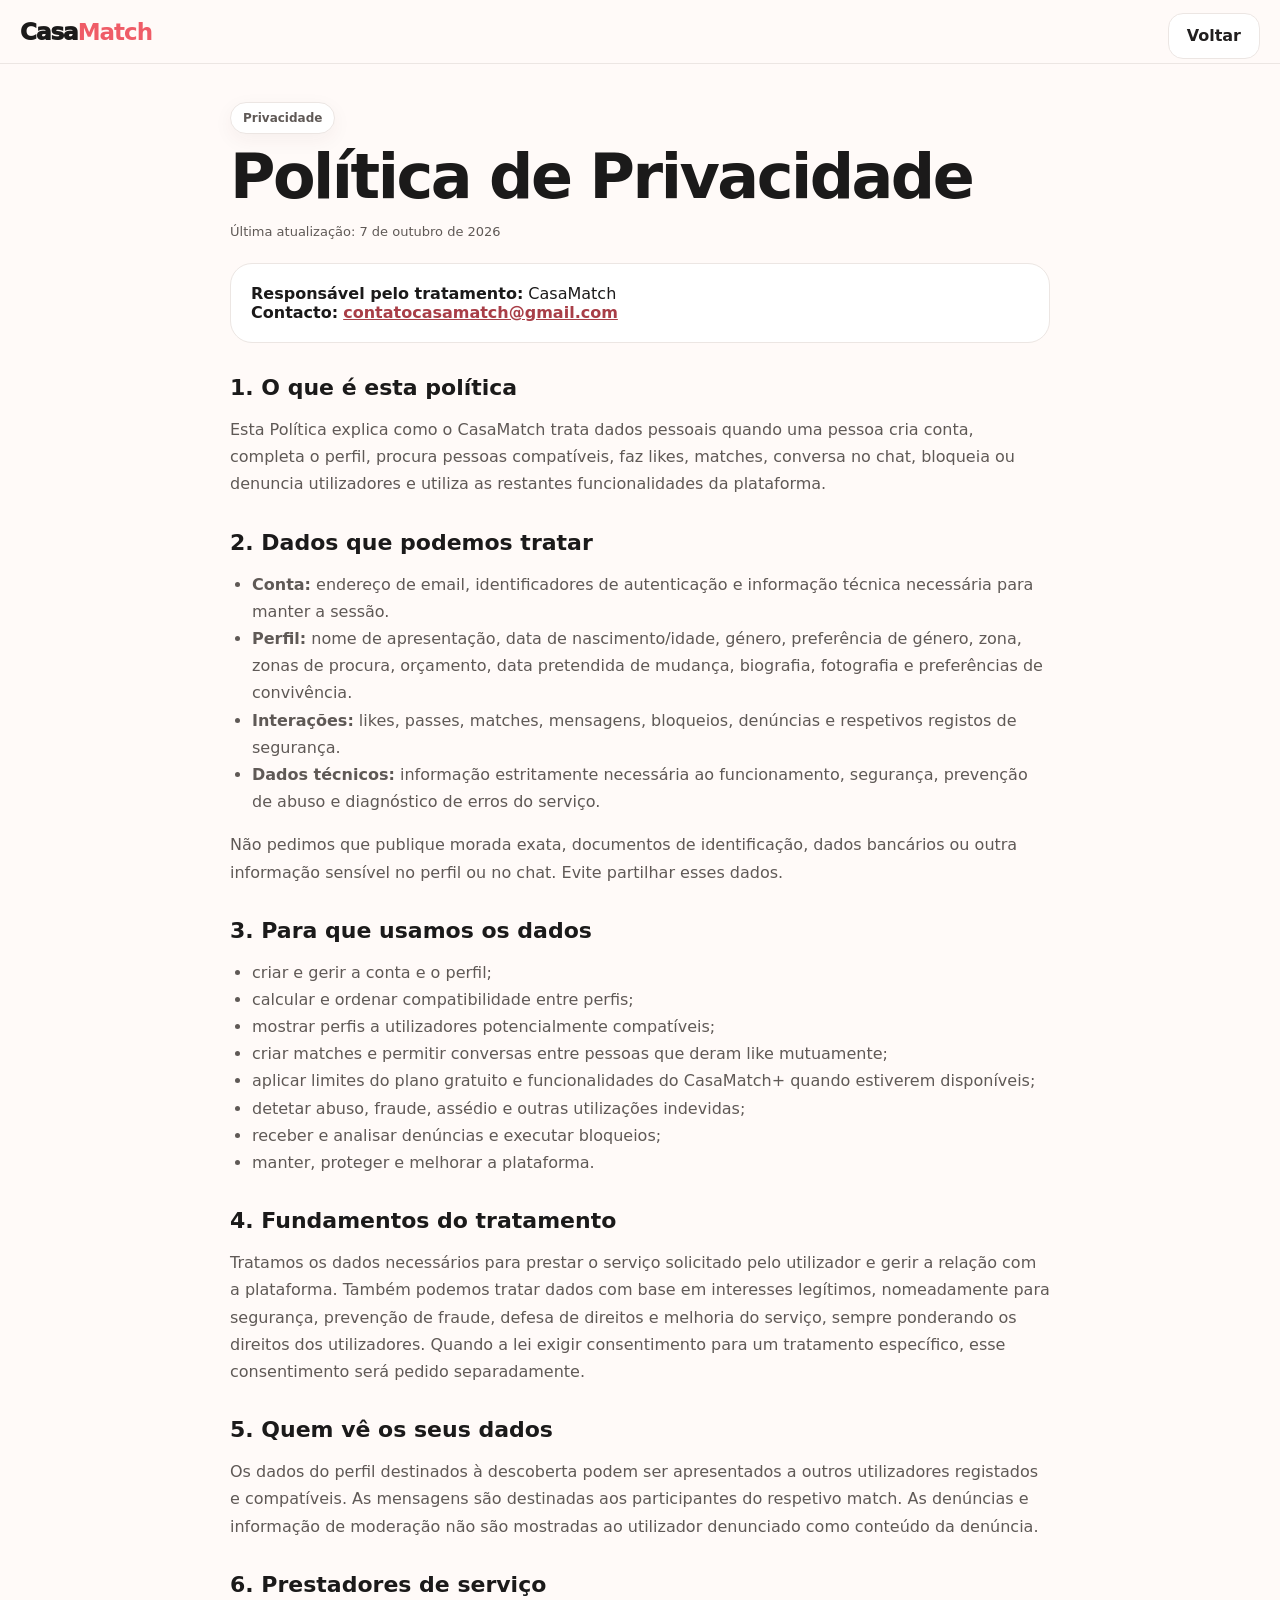
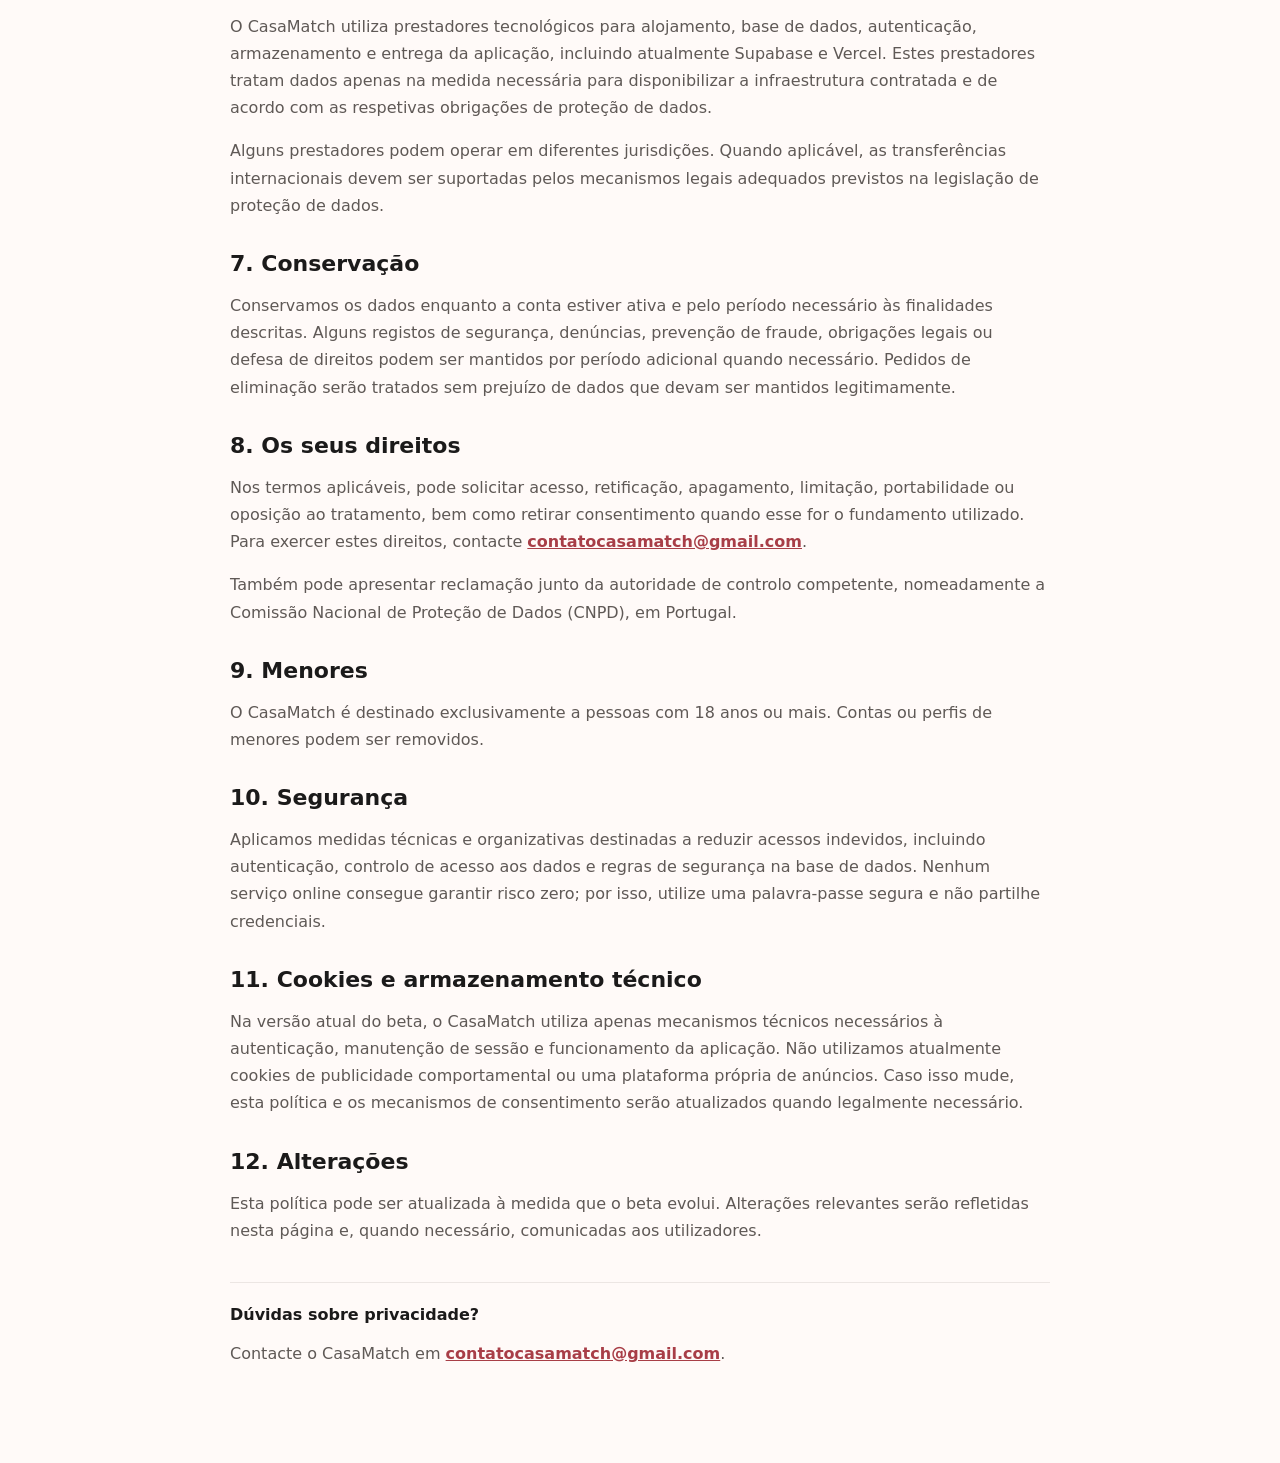
<file: privacy.html>
<!doctype html>
<html lang="pt">
<head>
<meta charset="utf-8">
<meta name="viewport" content="width=device-width,initial-scale=1,viewport-fit=cover">
<meta name="theme-color" content="#fffaf8">
<meta name="description" content="Política de Privacidade do CasaMatch.">
<title>Política de Privacidade — CasaMatch</title>
<link rel="stylesheet" href="./styles.css">
<style>
.legal-page{max-width:860px;margin:0 auto;padding:38px 20px 80px}.legal-page h1{font-size:clamp(38px,7vw,62px);letter-spacing:-2.5px;line-height:1;margin:12px 0}.legal-page h2{font-size:22px;margin:32px 0 9px}.legal-page p,.legal-page li{color:#5f5956;line-height:1.7}.legal-page ul{padding-left:22px}.legal-meta{color:#8a817d;font-size:13px}.legal-card{background:#fff;border:1px solid var(--line);border-radius:22px;padding:20px;margin:20px 0}.legal-page a{color:#a83e47;font-weight:800}.back{display:inline-flex;margin-top:8px;text-decoration:none}.legal-foot{border-top:1px solid var(--line);padding-top:22px;margin-top:38px}
</style>
</head>
<body>
<header class="top"><a class="logo" href="./" style="text-decoration:none">Casa<b>Match</b></a><a class="btn ghost back" href="./">Voltar</a></header>
<main class="legal-page">
<span class="pill">Privacidade</span>
<h1>Política de Privacidade</h1>
<p class="legal-meta">Última atualização: 7 de outubro de 2026</p>
<div class="legal-card"><b>Responsável pelo tratamento:</b> CasaMatch<br><b>Contacto:</b> <a href="mailto:contatocasamatch@gmail.com">contatocasamatch@gmail.com</a></div>

<h2>1. O que é esta política</h2>
<p>Esta Política explica como o CasaMatch trata dados pessoais quando uma pessoa cria conta, completa o perfil, procura pessoas compatíveis, faz likes, matches, conversa no chat, bloqueia ou denuncia utilizadores e utiliza as restantes funcionalidades da plataforma.</p>

<h2>2. Dados que podemos tratar</h2>
<ul>
<li><b>Conta:</b> endereço de email, identificadores de autenticação e informação técnica necessária para manter a sessão.</li>
<li><b>Perfil:</b> nome de apresentação, data de nascimento/idade, género, preferência de género, zona, zonas de procura, orçamento, data pretendida de mudança, biografia, fotografia e preferências de convivência.</li>
<li><b>Interações:</b> likes, passes, matches, mensagens, bloqueios, denúncias e respetivos registos de segurança.</li>
<li><b>Dados técnicos:</b> informação estritamente necessária ao funcionamento, segurança, prevenção de abuso e diagnóstico de erros do serviço.</li>
</ul>
<p>Não pedimos que publique morada exata, documentos de identificação, dados bancários ou outra informação sensível no perfil ou no chat. Evite partilhar esses dados.</p>

<h2>3. Para que usamos os dados</h2>
<ul>
<li>criar e gerir a conta e o perfil;</li>
<li>calcular e ordenar compatibilidade entre perfis;</li>
<li>mostrar perfis a utilizadores potencialmente compatíveis;</li>
<li>criar matches e permitir conversas entre pessoas que deram like mutuamente;</li>
<li>aplicar limites do plano gratuito e funcionalidades do CasaMatch+ quando estiverem disponíveis;</li>
<li>detetar abuso, fraude, assédio e outras utilizações indevidas;</li>
<li>receber e analisar denúncias e executar bloqueios;</li>
<li>manter, proteger e melhorar a plataforma.</li>
</ul>

<h2>4. Fundamentos do tratamento</h2>
<p>Tratamos os dados necessários para prestar o serviço solicitado pelo utilizador e gerir a relação com a plataforma. Também podemos tratar dados com base em interesses legítimos, nomeadamente para segurança, prevenção de fraude, defesa de direitos e melhoria do serviço, sempre ponderando os direitos dos utilizadores. Quando a lei exigir consentimento para um tratamento específico, esse consentimento será pedido separadamente.</p>

<h2>5. Quem vê os seus dados</h2>
<p>Os dados do perfil destinados à descoberta podem ser apresentados a outros utilizadores registados e compatíveis. As mensagens são destinadas aos participantes do respetivo match. As denúncias e informação de moderação não são mostradas ao utilizador denunciado como conteúdo da denúncia.</p>

<h2>6. Prestadores de serviço</h2>
<p>O CasaMatch utiliza prestadores tecnológicos para alojamento, base de dados, autenticação, armazenamento e entrega da aplicação, incluindo atualmente Supabase e Vercel. Estes prestadores tratam dados apenas na medida necessária para disponibilizar a infraestrutura contratada e de acordo com as respetivas obrigações de proteção de dados.</p>
<p>Alguns prestadores podem operar em diferentes jurisdições. Quando aplicável, as transferências internacionais devem ser suportadas pelos mecanismos legais adequados previstos na legislação de proteção de dados.</p>

<h2>7. Conservação</h2>
<p>Conservamos os dados enquanto a conta estiver ativa e pelo período necessário às finalidades descritas. Alguns registos de segurança, denúncias, prevenção de fraude, obrigações legais ou defesa de direitos podem ser mantidos por período adicional quando necessário. Pedidos de eliminação serão tratados sem prejuízo de dados que devam ser mantidos legitimamente.</p>

<h2>8. Os seus direitos</h2>
<p>Nos termos aplicáveis, pode solicitar acesso, retificação, apagamento, limitação, portabilidade ou oposição ao tratamento, bem como retirar consentimento quando esse for o fundamento utilizado. Para exercer estes direitos, contacte <a href="mailto:contatocasamatch@gmail.com">contatocasamatch@gmail.com</a>.</p>
<p>Também pode apresentar reclamação junto da autoridade de controlo competente, nomeadamente a Comissão Nacional de Proteção de Dados (CNPD), em Portugal.</p>

<h2>9. Menores</h2>
<p>O CasaMatch é destinado exclusivamente a pessoas com 18 anos ou mais. Contas ou perfis de menores podem ser removidos.</p>

<h2>10. Segurança</h2>
<p>Aplicamos medidas técnicas e organizativas destinadas a reduzir acessos indevidos, incluindo autenticação, controlo de acesso aos dados e regras de segurança na base de dados. Nenhum serviço online consegue garantir risco zero; por isso, utilize uma palavra-passe segura e não partilhe credenciais.</p>

<h2>11. Cookies e armazenamento técnico</h2>
<p>Na versão atual do beta, o CasaMatch utiliza apenas mecanismos técnicos necessários à autenticação, manutenção de sessão e funcionamento da aplicação. Não utilizamos atualmente cookies de publicidade comportamental ou uma plataforma própria de anúncios. Caso isso mude, esta política e os mecanismos de consentimento serão atualizados quando legalmente necessário.</p>

<h2>12. Alterações</h2>
<p>Esta política pode ser atualizada à medida que o beta evolui. Alterações relevantes serão refletidas nesta página e, quando necessário, comunicadas aos utilizadores.</p>

<div class="legal-foot"><b>Dúvidas sobre privacidade?</b><p>Contacte o CasaMatch em <a href="mailto:contatocasamatch@gmail.com">contatocasamatch@gmail.com</a>.</p></div>
</main>
</body>
</html>
</file>
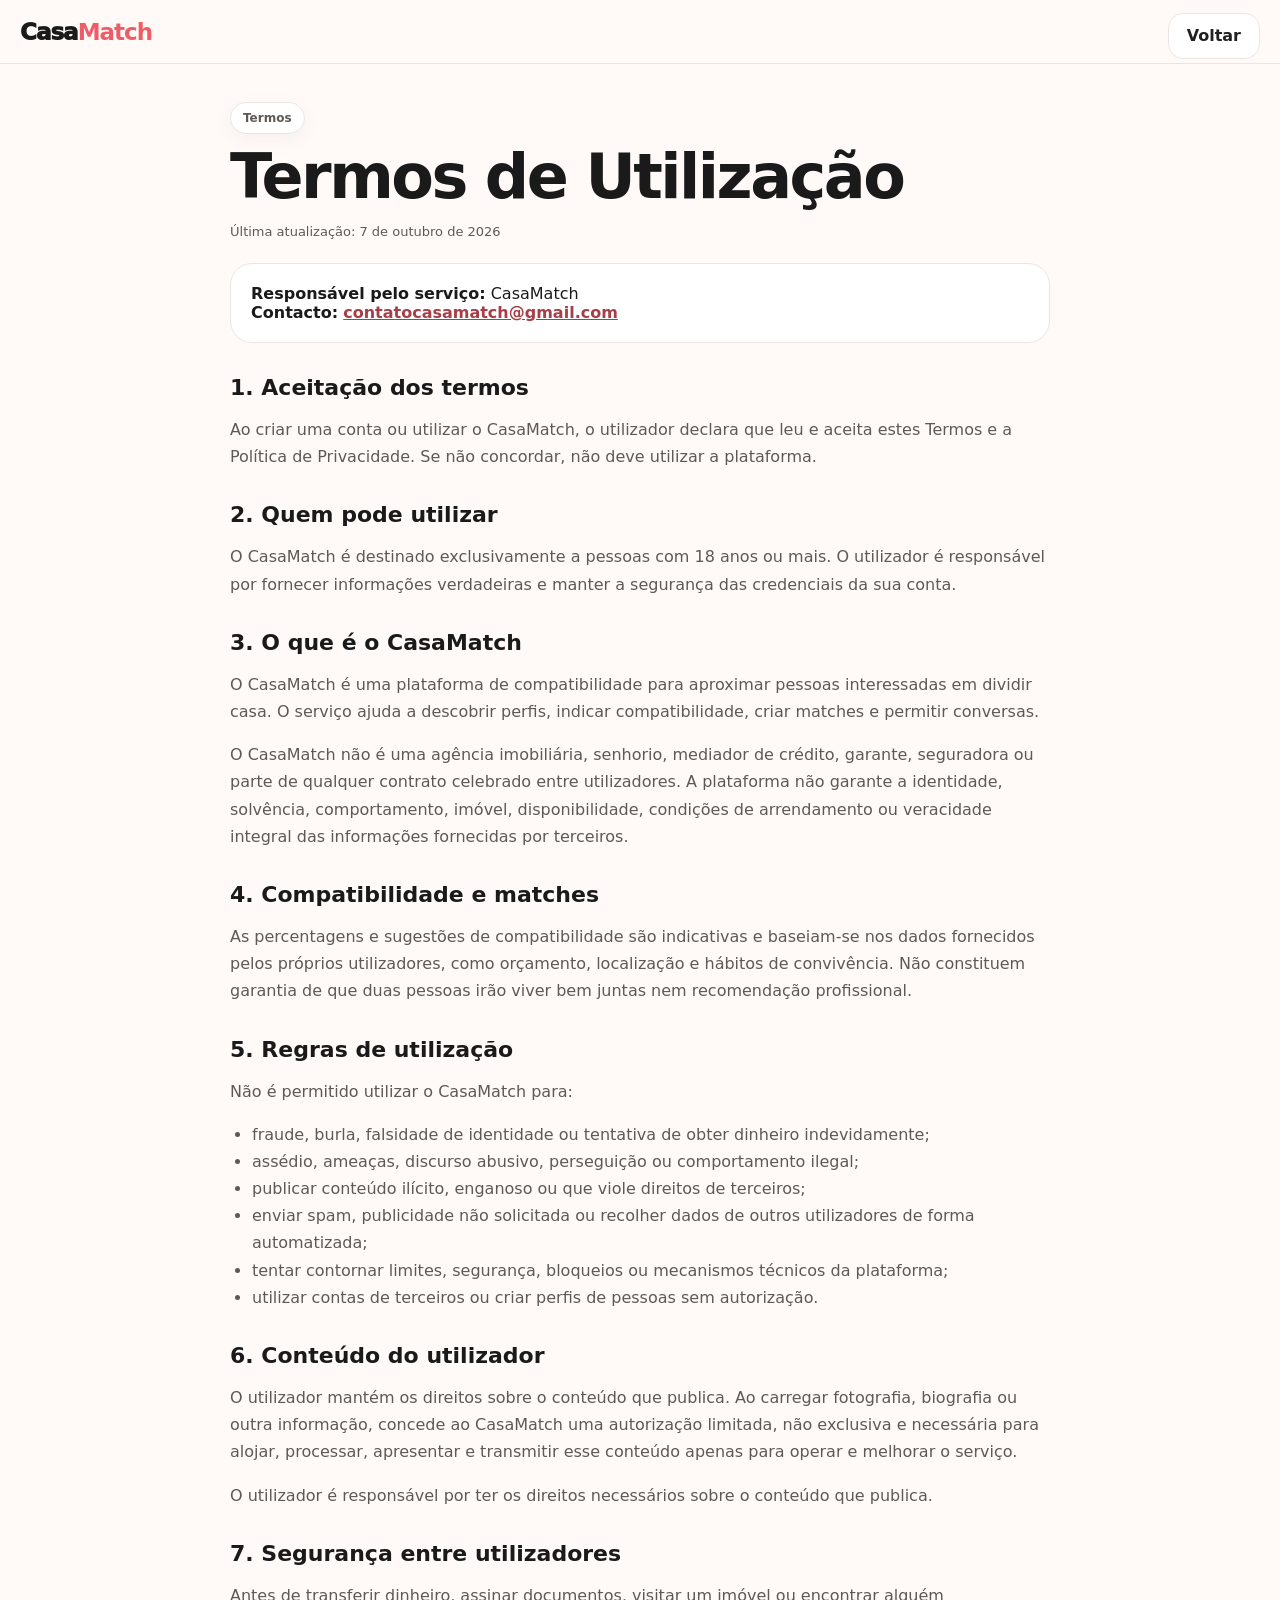
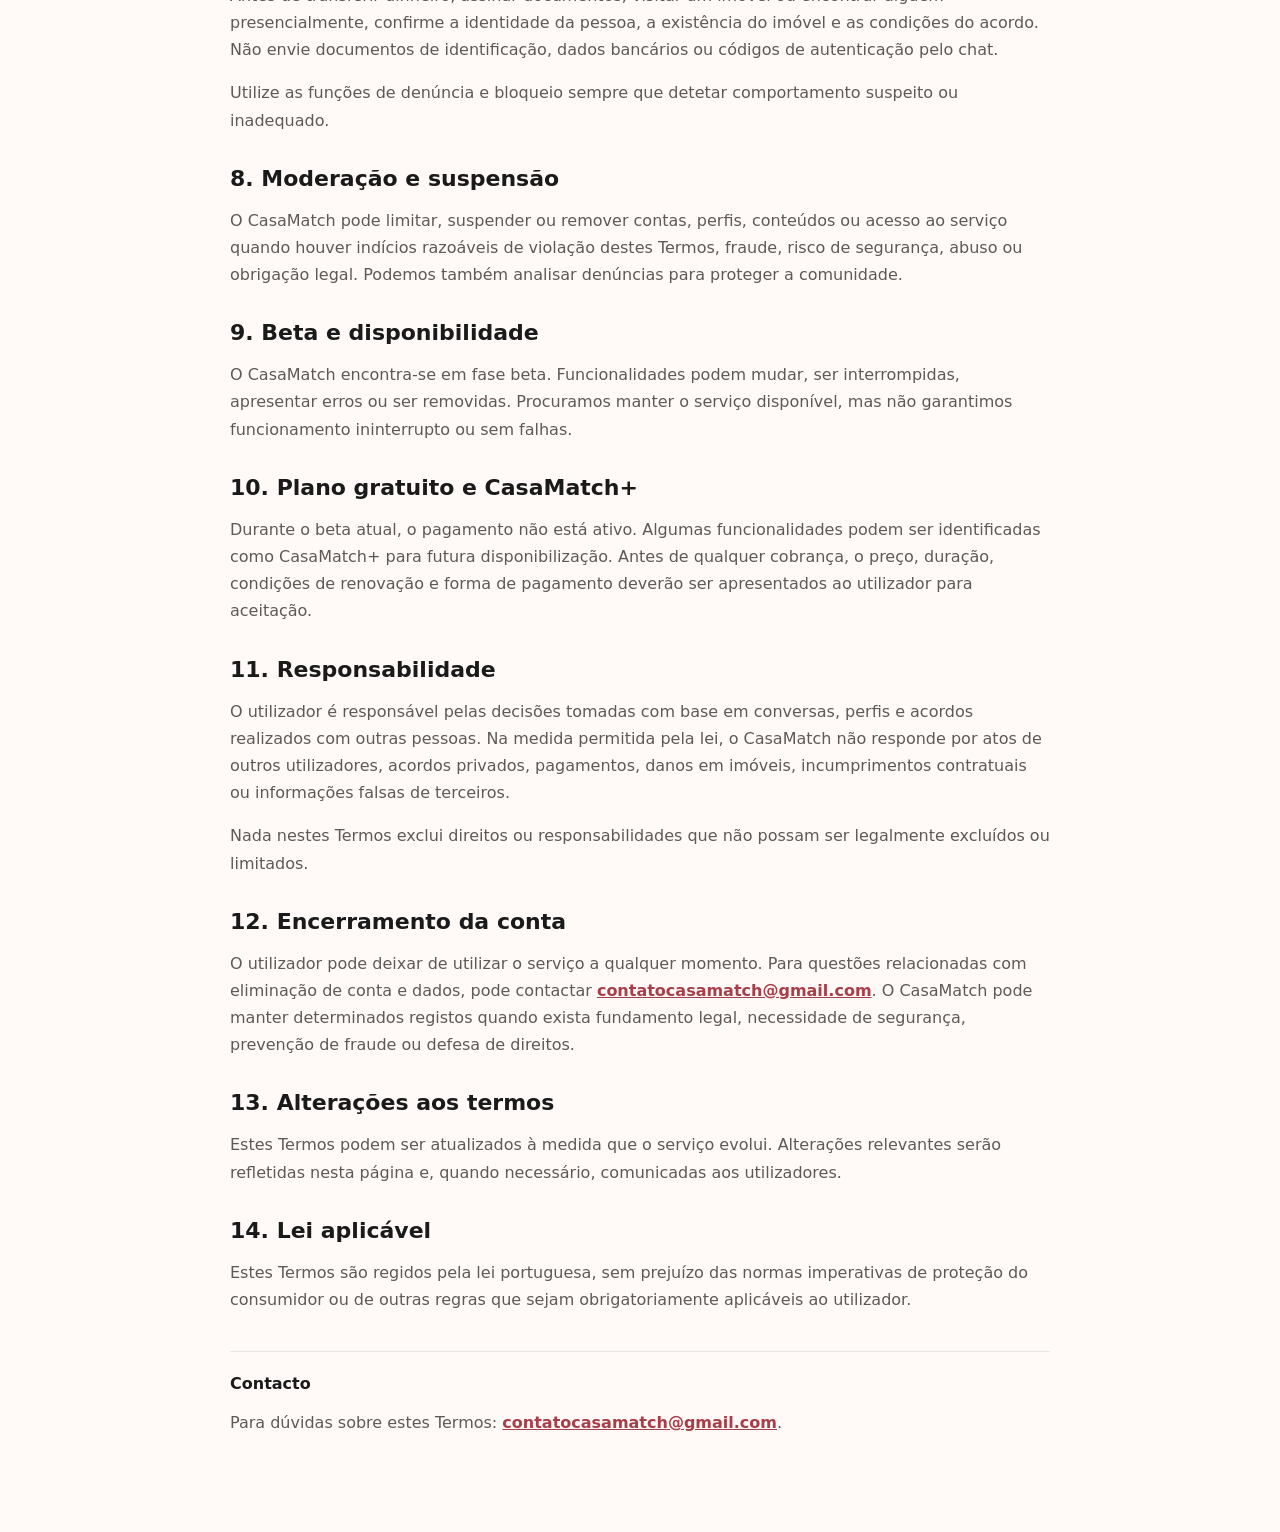
<file: terms.html>
<!doctype html>
<html lang="pt">
<head>
<meta charset="utf-8">
<meta name="viewport" content="width=device-width,initial-scale=1,viewport-fit=cover">
<meta name="theme-color" content="#fffaf8">
<meta name="description" content="Termos de Utilização do CasaMatch.">
<title>Termos de Utilização — CasaMatch</title>
<link rel="stylesheet" href="./styles.css">
<style>
.legal-page{max-width:860px;margin:0 auto;padding:38px 20px 80px}.legal-page h1{font-size:clamp(38px,7vw,62px);letter-spacing:-2.5px;line-height:1;margin:12px 0}.legal-page h2{font-size:22px;margin:32px 0 9px}.legal-page p,.legal-page li{color:#5f5956;line-height:1.7}.legal-page ul{padding-left:22px}.legal-meta{color:#8a817d;font-size:13px}.legal-card{background:#fff;border:1px solid var(--line);border-radius:22px;padding:20px;margin:20px 0}.legal-page a{color:#a83e47;font-weight:800}.back{display:inline-flex;margin-top:8px;text-decoration:none}.legal-foot{border-top:1px solid var(--line);padding-top:22px;margin-top:38px}
</style>
</head>
<body>
<header class="top"><a class="logo" href="./" style="text-decoration:none">Casa<b>Match</b></a><a class="btn ghost back" href="./">Voltar</a></header>
<main class="legal-page">
<span class="pill">Termos</span>
<h1>Termos de Utilização</h1>
<p class="legal-meta">Última atualização: 7 de outubro de 2026</p>
<div class="legal-card"><b>Responsável pelo serviço:</b> CasaMatch<br><b>Contacto:</b> <a href="mailto:contatocasamatch@gmail.com">contatocasamatch@gmail.com</a></div>

<h2>1. Aceitação dos termos</h2>
<p>Ao criar uma conta ou utilizar o CasaMatch, o utilizador declara que leu e aceita estes Termos e a Política de Privacidade. Se não concordar, não deve utilizar a plataforma.</p>

<h2>2. Quem pode utilizar</h2>
<p>O CasaMatch é destinado exclusivamente a pessoas com 18 anos ou mais. O utilizador é responsável por fornecer informações verdadeiras e manter a segurança das credenciais da sua conta.</p>

<h2>3. O que é o CasaMatch</h2>
<p>O CasaMatch é uma plataforma de compatibilidade para aproximar pessoas interessadas em dividir casa. O serviço ajuda a descobrir perfis, indicar compatibilidade, criar matches e permitir conversas.</p>
<p>O CasaMatch não é uma agência imobiliária, senhorio, mediador de crédito, garante, seguradora ou parte de qualquer contrato celebrado entre utilizadores. A plataforma não garante a identidade, solvência, comportamento, imóvel, disponibilidade, condições de arrendamento ou veracidade integral das informações fornecidas por terceiros.</p>

<h2>4. Compatibilidade e matches</h2>
<p>As percentagens e sugestões de compatibilidade são indicativas e baseiam-se nos dados fornecidos pelos próprios utilizadores, como orçamento, localização e hábitos de convivência. Não constituem garantia de que duas pessoas irão viver bem juntas nem recomendação profissional.</p>

<h2>5. Regras de utilização</h2>
<p>Não é permitido utilizar o CasaMatch para:</p>
<ul>
<li>fraude, burla, falsidade de identidade ou tentativa de obter dinheiro indevidamente;</li>
<li>assédio, ameaças, discurso abusivo, perseguição ou comportamento ilegal;</li>
<li>publicar conteúdo ilícito, enganoso ou que viole direitos de terceiros;</li>
<li>enviar spam, publicidade não solicitada ou recolher dados de outros utilizadores de forma automatizada;</li>
<li>tentar contornar limites, segurança, bloqueios ou mecanismos técnicos da plataforma;</li>
<li>utilizar contas de terceiros ou criar perfis de pessoas sem autorização.</li>
</ul>

<h2>6. Conteúdo do utilizador</h2>
<p>O utilizador mantém os direitos sobre o conteúdo que publica. Ao carregar fotografia, biografia ou outra informação, concede ao CasaMatch uma autorização limitada, não exclusiva e necessária para alojar, processar, apresentar e transmitir esse conteúdo apenas para operar e melhorar o serviço.</p>
<p>O utilizador é responsável por ter os direitos necessários sobre o conteúdo que publica.</p>

<h2>7. Segurança entre utilizadores</h2>
<p>Antes de transferir dinheiro, assinar documentos, visitar um imóvel ou encontrar alguém presencialmente, confirme a identidade da pessoa, a existência do imóvel e as condições do acordo. Não envie documentos de identificação, dados bancários ou códigos de autenticação pelo chat.</p>
<p>Utilize as funções de denúncia e bloqueio sempre que detetar comportamento suspeito ou inadequado.</p>

<h2>8. Moderação e suspensão</h2>
<p>O CasaMatch pode limitar, suspender ou remover contas, perfis, conteúdos ou acesso ao serviço quando houver indícios razoáveis de violação destes Termos, fraude, risco de segurança, abuso ou obrigação legal. Podemos também analisar denúncias para proteger a comunidade.</p>

<h2>9. Beta e disponibilidade</h2>
<p>O CasaMatch encontra-se em fase beta. Funcionalidades podem mudar, ser interrompidas, apresentar erros ou ser removidas. Procuramos manter o serviço disponível, mas não garantimos funcionamento ininterrupto ou sem falhas.</p>

<h2>10. Plano gratuito e CasaMatch+</h2>
<p>Durante o beta atual, o pagamento não está ativo. Algumas funcionalidades podem ser identificadas como CasaMatch+ para futura disponibilização. Antes de qualquer cobrança, o preço, duração, condições de renovação e forma de pagamento deverão ser apresentados ao utilizador para aceitação.</p>

<h2>11. Responsabilidade</h2>
<p>O utilizador é responsável pelas decisões tomadas com base em conversas, perfis e acordos realizados com outras pessoas. Na medida permitida pela lei, o CasaMatch não responde por atos de outros utilizadores, acordos privados, pagamentos, danos em imóveis, incumprimentos contratuais ou informações falsas de terceiros.</p>
<p>Nada nestes Termos exclui direitos ou responsabilidades que não possam ser legalmente excluídos ou limitados.</p>

<h2>12. Encerramento da conta</h2>
<p>O utilizador pode deixar de utilizar o serviço a qualquer momento. Para questões relacionadas com eliminação de conta e dados, pode contactar <a href="mailto:contatocasamatch@gmail.com">contatocasamatch@gmail.com</a>. O CasaMatch pode manter determinados registos quando exista fundamento legal, necessidade de segurança, prevenção de fraude ou defesa de direitos.</p>

<h2>13. Alterações aos termos</h2>
<p>Estes Termos podem ser atualizados à medida que o serviço evolui. Alterações relevantes serão refletidas nesta página e, quando necessário, comunicadas aos utilizadores.</p>

<h2>14. Lei aplicável</h2>
<p>Estes Termos são regidos pela lei portuguesa, sem prejuízo das normas imperativas de proteção do consumidor ou de outras regras que sejam obrigatoriamente aplicáveis ao utilizador.</p>

<div class="legal-foot"><b>Contacto</b><p>Para dúvidas sobre estes Termos: <a href="mailto:contatocasamatch@gmail.com">contatocasamatch@gmail.com</a>.</p></div>
</main>
</body>
</html>
</file>
<file: styles.css>
:root{
  --accent:#ef5c67;--accent2:#ff8c78;--ink:#1b1a1a;--muted:#746f6d;
  --line:#ece6e3;--bg:#fffaf8;--soft:#fff0ef;--white:#fff;--ok:#23855c;
  --shadow:0 20px 60px rgba(79,48,41,.12)
}
*{box-sizing:border-box}
html{scroll-behavior:smooth}
body{margin:0;font-family:Inter,ui-sans-serif,system-ui,-apple-system,BlinkMacSystemFont,"Segoe UI",sans-serif;color:var(--ink);background:var(--bg)}
button,input,select,textarea{font:inherit}
button{cursor:pointer}
a{color:inherit}
.logo{font-weight:950;font-size:23px;letter-spacing:-1px}.logo b{color:var(--accent)}
.top,.head{height:64px;display:flex;align-items:center;justify-content:space-between;padding:0 20px;border-bottom:1px solid var(--line);background:rgba(255,250,248,.92);backdrop-filter:blur(14px);position:sticky;top:0;z-index:20}
.btn{border:0;border-radius:15px;padding:12px 18px;font-weight:850;cursor:pointer;background:#1e1c1c;color:#fff;transition:.18s;min-height:46px}
.btn:hover{transform:translateY(-1px)}.btn:disabled{opacity:.55;cursor:wait;transform:none}
.btn.red{background:linear-gradient(135deg,var(--accent),var(--accent2));box-shadow:0 10px 24px rgba(239,92,103,.22)}
.btn.ghost{background:#fff;color:#211f1f;border:1px solid var(--line)}
.btn.soft{background:var(--soft);color:#a83e47}
.w{width:100%}
.link{border:0;background:none;color:var(--accent);font-weight:850;cursor:pointer;padding:0}
.pill{display:inline-flex;gap:6px;align-items:center;background:#fff;border:1px solid var(--line);border-radius:999px;padding:8px 12px;font-size:12px;color:#5f5956;font-weight:800;box-shadow:0 6px 20px rgba(70,45,40,.05)}
.landing{min-height:calc(100dvh - 64px)}
.hero-wrap{max-width:1140px;margin:auto;padding:72px 22px 44px;display:grid;grid-template-columns:1.06fr .94fr;gap:54px;align-items:center}
.hero h1{font-size:clamp(48px,7vw,82px);line-height:.92;letter-spacing:-4.5px;margin:20px 0 20px;max-width:760px}
.hero h1 em{font-style:normal;color:var(--accent)}
.hero p{font-size:19px;color:var(--muted);line-height:1.55;max-width:610px;margin:0 0 28px}
.actions{display:flex;gap:10px;flex-wrap:wrap}
.micro{display:flex;gap:14px;flex-wrap:wrap;margin-top:20px;color:#7d7470;font-size:12px;font-weight:700}
.preview{position:relative;min-height:560px;display:grid;place-items:center}
.preview:before{content:"";position:absolute;width:380px;height:380px;border-radius:50%;background:radial-gradient(circle,#ffd9d4 0,#ffecea 56%,transparent 70%);filter:blur(3px)}
.demo-card{position:relative;width:min(390px,94%);background:#fff;border:1px solid var(--line);border-radius:30px;box-shadow:var(--shadow);overflow:hidden;transform:rotate(2deg)}
.demo-photo{height:300px;background:linear-gradient(145deg,#eec8c5,#dfd6cf 60%,#c7b5ae);display:grid;place-items:center;position:relative}
.demo-photo .person{width:128px;height:128px;border-radius:50%;background:#ffffff80;border:7px solid #fff6;display:grid;place-items:center;font-weight:950;font-size:42px;color:#8a5b57}
.demo-score{position:absolute;top:16px;right:16px;background:#fff;padding:9px 11px;border-radius:999px;font-weight:950;font-size:13px}
.demo-body{padding:20px}.demo-name{font-size:27px;font-weight:950}.demo-meta{color:var(--muted);margin-top:4px}
.traits{display:flex;gap:7px;flex-wrap:wrap;margin:14px 0}.trait{font-size:12px;background:#f7f3f1;border-radius:999px;padding:7px 9px}
.section{max-width:1140px;margin:auto;padding:58px 22px}.section h2{font-size:clamp(34px,5vw,54px);letter-spacing:-2px;margin:0 0 12px}.section>p{color:var(--muted);max-width:680px;line-height:1.6}
.steps{display:grid;grid-template-columns:repeat(3,1fr);gap:14px;margin-top:26px}.step{background:#fff;border:1px solid var(--line);border-radius:22px;padding:22px}.step .n{width:36px;height:36px;border-radius:12px;background:var(--soft);color:#b5414b;display:grid;place-items:center;font-weight:950}.step h3{margin:16px 0 7px}.step p{margin:0;color:var(--muted);line-height:1.5}
.cta{max-width:1080px;margin:30px auto 70px;padding:38px 24px;border-radius:28px;background:#1f1c1c;color:#fff;text-align:center}.cta h2{font-size:clamp(34px,5vw,52px);letter-spacing:-2px;margin:0 0 10px}.cta p{color:#d7d0cd;margin:0 auto 22px;max-width:600px}
.foot{border-top:1px solid var(--line);padding:24px 20px 34px;color:#776f6b;font-size:12px}.footin{max-width:1140px;margin:auto;display:flex;justify-content:space-between;gap:20px;flex-wrap:wrap}.footlinks{display:flex;gap:16px;flex-wrap:wrap}.foot button{border:0;background:none;color:inherit;padding:0;text-decoration:underline}
.auth{min-height:100dvh;display:grid;place-items:center;background:radial-gradient(circle at 20% 10%,#ffe2df 0,transparent 32%),var(--bg);padding:22px}
.card{width:min(460px,100%);background:#fff;border:1px solid var(--line);border-radius:26px;padding:26px;box-shadow:0 22px 70px rgba(72,47,41,.08)}
.card h2{font-size:31px;letter-spacing:-1px;margin:18px 0 5px}.sub,.small{color:var(--muted)}.small{font-size:12px}
.field{display:grid;gap:7px;margin:14px 0}.field label{font-size:13px;font-weight:850}.field input,.field select,.field textarea{border:1px solid #ddd4d0;border-radius:14px;padding:13px 14px;width:100%;background:#fff;outline:none}.field input:focus,.field select:focus,.field textarea:focus{border-color:#f0a2a7;box-shadow:0 0 0 3px #fff0f1}.field textarea{min-height:100px;resize:vertical}
.row{display:grid;grid-template-columns:1fr 1fr;gap:12px}
.notice{padding:13px 14px;border-radius:13px;background:#f6f2f0;font-size:13px;color:#5d5652;line-height:1.5;margin:12px 0}
.notice.ok{background:#edf8f2;color:#1d6c4b}.notice.warn{background:#fff4e8;color:#895921}
.on{max-width:780px;margin:auto;padding:30px 18px 90px}.on h1{font-size:38px;letter-spacing:-1.5px;margin:10px 0 6px}.onlead{color:var(--muted);line-height:1.5;margin:0 0 22px}
.formblock{background:#fff;border:1px solid var(--line);border-radius:22px;padding:20px;margin:14px 0}.formblock h3{margin:0 0 8px}.formblock>p{margin:0 0 8px;color:var(--muted);font-size:13px}
.chips{display:flex;gap:8px;flex-wrap:wrap}.chip input{display:none}.chip span{display:block;border:1px solid #ddd5d1;border-radius:999px;padding:8px 11px;font-size:13px;background:#fff}.chip input:checked+span{border-color:var(--accent);background:var(--soft);color:#a72d36;font-weight:850}
.rangehint{display:flex;justify-content:space-between;font-size:11px;color:#8c8581}
.app{min-height:100dvh;background:#f9f6f4;padding-bottom:78px}.main{max-width:590px;margin:auto;padding:16px}.title{font-size:27px;letter-spacing:-.8px;margin:6px 0 14px}
.quota{font-size:12px;background:#fff;padding:8px 11px;border-radius:999px;border:1px solid var(--line);font-weight:800}
.cand{background:#fff;border:1px solid var(--line);border-radius:28px;overflow:hidden;box-shadow:0 18px 50px rgba(79,50,44,.08);touch-action:pan-y;transition:.18s}
.photo{aspect-ratio:1/1.03;background:linear-gradient(135deg,#f1d8d8,#eee7e0);display:grid;place-items:center;position:relative;overflow:hidden}.photo img{width:100%;height:100%;object-fit:cover}
.ini{font-size:76px;font-weight:950;color:#fff;text-shadow:0 2px 12px #0002}.score{position:absolute;top:14px;right:14px;background:#fffffff2;padding:9px 11px;border-radius:999px;font-size:13px;font-weight:950}
.demo-label{position:absolute;top:14px;left:14px;background:#1f1c1ce8;color:#fff;padding:8px 10px;border-radius:999px;font-size:11px;font-weight:850}
.body{padding:18px}.name{font-size:28px;font-weight:950}.meta{color:var(--muted);margin-top:4px}.bio{color:#57504d;font-size:14px;line-height:1.5}.why{font-size:12px;color:#7b716d;border-top:1px solid var(--line);padding-top:12px;margin-top:12px}
.sw{display:grid;grid-template-columns:56px 1fr 56px;gap:10px;margin-top:13px}.circle{height:56px;border-radius:50%;border:1px solid var(--line);background:#fff;font-size:21px}.like{background:linear-gradient(135deg,var(--accent),var(--accent2));color:#fff;border:0}
.bottom{position:fixed;left:0;right:0;bottom:0;height:72px;background:#fffefdf3;backdrop-filter:blur(14px);border-top:1px solid var(--line);display:flex;justify-content:center;z-index:15}.bin{width:min(590px,100%);display:grid;grid-template-columns:1fr 1fr 1fr}.nav{border:0;background:transparent;color:#8a817d;font-size:11px;font-weight:850;display:grid;place-items:center;padding:7px}.nav span{font-size:21px;line-height:1}.nav.active{color:var(--accent)}
.empty{background:#fff;border:1px solid var(--line);border-radius:22px;padding:26px;text-align:center}.empty h3{margin:2px 0 7px}.empty p{color:var(--muted);line-height:1.5}
.match{background:#fff;border:1px solid var(--line);border-radius:18px;padding:12px;display:flex;gap:12px;align-items:center;margin-bottom:9px}.match:hover{border-color:#e7b8bb}.av{width:52px;height:52px;border-radius:16px;background:#efdada;display:grid;place-items:center;font-weight:950;overflow:hidden}.av img{width:100%;height:100%;object-fit:cover}.grow{flex:1;min-width:0}.last{font-size:13px;color:#5e5754;white-space:nowrap;overflow:hidden;text-overflow:ellipsis;margin-top:3px}
.profile{background:#fff;border:1px solid var(--line);border-radius:22px;padding:19px}.stats{display:grid;grid-template-columns:1fr 1fr;gap:9px;margin:15px 0}.stat{background:#f7f3f1;border-radius:15px;padding:12px}.stat b{display:block;font-size:19px}
.safety{margin-top:12px;background:#fff;border:1px solid var(--line);border-radius:18px;padding:15px}.safety b{display:block;margin-bottom:4px}.safety p{margin:0;color:var(--muted);font-size:12px;line-height:1.45}
.chat{height:calc(100dvh - 136px);display:flex;flex-direction:column}.chathead{display:flex;align-items:center;justify-content:space-between;padding:12px 2px}.chattools{display:flex;gap:8px;margin:0 0 8px}.miniBtn{border:1px solid var(--line);background:#fff;border-radius:999px;padding:7px 10px;font-size:12px;font-weight:800;color:#665d59}.miniBtn.danger{color:#b13e48;border-color:#efc8cb;background:#fff8f8}.msgs{flex:1;overflow:auto;padding:2px 0 8px}.bubble{max-width:78%;padding:10px 12px;border-radius:15px;background:#fff;border:1px solid var(--line);margin:7px 0;font-size:14px;line-height:1.4}.bubble.me{margin-left:auto;background:#211f1f;color:#fff;border-color:#211f1f}
.compose{display:flex;gap:8px;background:#fff;border-top:1px solid var(--line);padding:10px 14px;margin:0 -16px -16px}.compose input{flex:1;border:1px solid #ddd5d1;border-radius:13px;padding:11px}.compose button{border:0;border-radius:13px;padding:0 16px;background:var(--accent);color:#fff;font-weight:900}
.modalbg{position:fixed;inset:0;background:#0007;display:grid;place-items:center;padding:18px;z-index:100}.modal{width:min(460px,100%);max-height:88dvh;overflow:auto;background:#fff;border-radius:24px;padding:22px;box-shadow:var(--shadow)}.modal h3{font-size:25px;margin:0 0 7px}.modal p{color:#666;line-height:1.55}.plans{display:grid;gap:8px;margin:13px 0}.plan{border:1px solid var(--line);border-radius:15px;padding:12px;display:flex;justify-content:space-between;gap:15px}
.toast{position:fixed;left:50%;bottom:90px;transform:translateX(-50%);background:#201e1e;color:#fff;padding:10px 14px;border-radius:999px;font-size:13px;opacity:0;transition:.2s;z-index:200;max-width:90%;text-align:center}.toast.show{opacity:1}
@media(max-width:820px){.hero-wrap{grid-template-columns:1fr;padding-top:48px}.preview{min-height:440px}.demo-photo{height:245px}.steps{grid-template-columns:1fr}.hero h1{letter-spacing:-3px}}
@media(max-width:650px){.row{grid-template-columns:1fr}.main{padding:12px}.cand{border-radius:22px}.hero-wrap{padding:38px 18px 28px;gap:24px}.hero p{font-size:17px}.preview{min-height:390px}.section{padding:42px 18px}.on{padding-top:20px}.formblock{padding:16px}.top,.head{padding:0 14px}.actions .btn{flex:1}.cta{margin-left:14px;margin-right:14px}}
</file>
